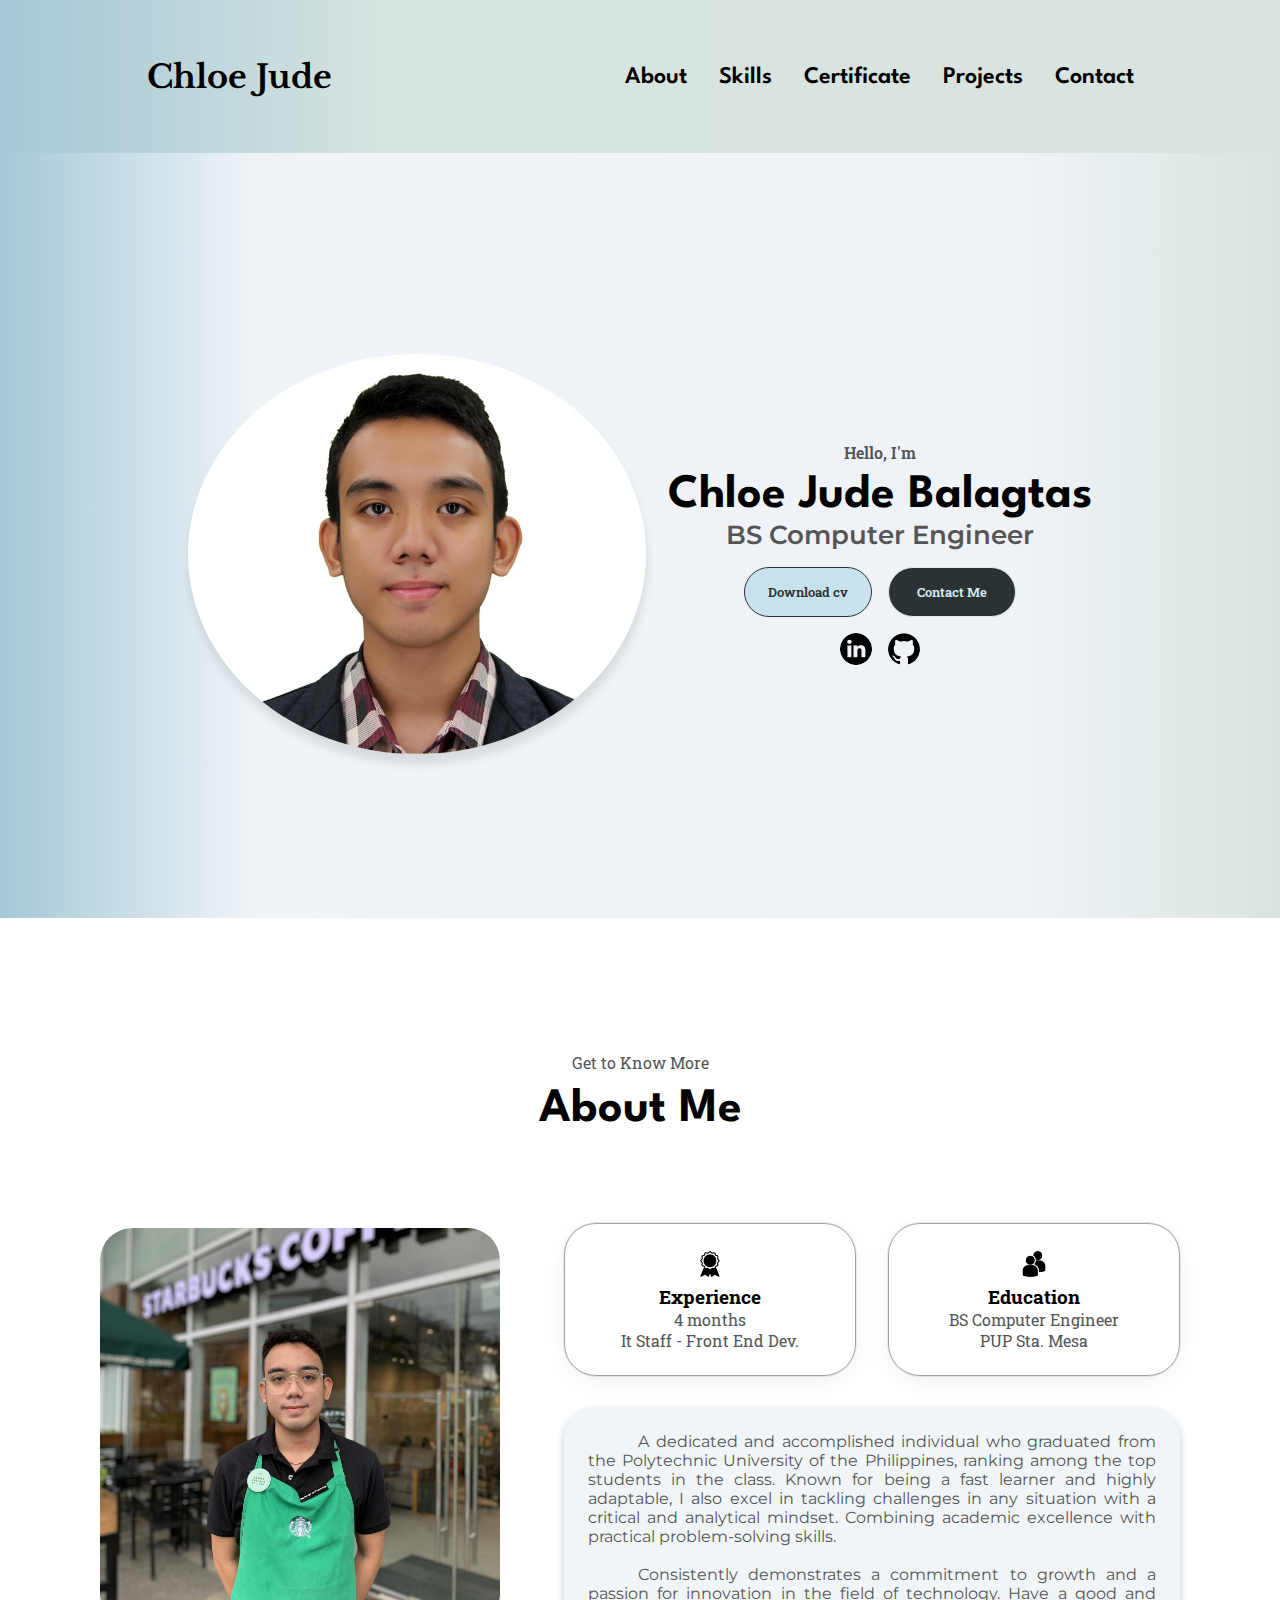
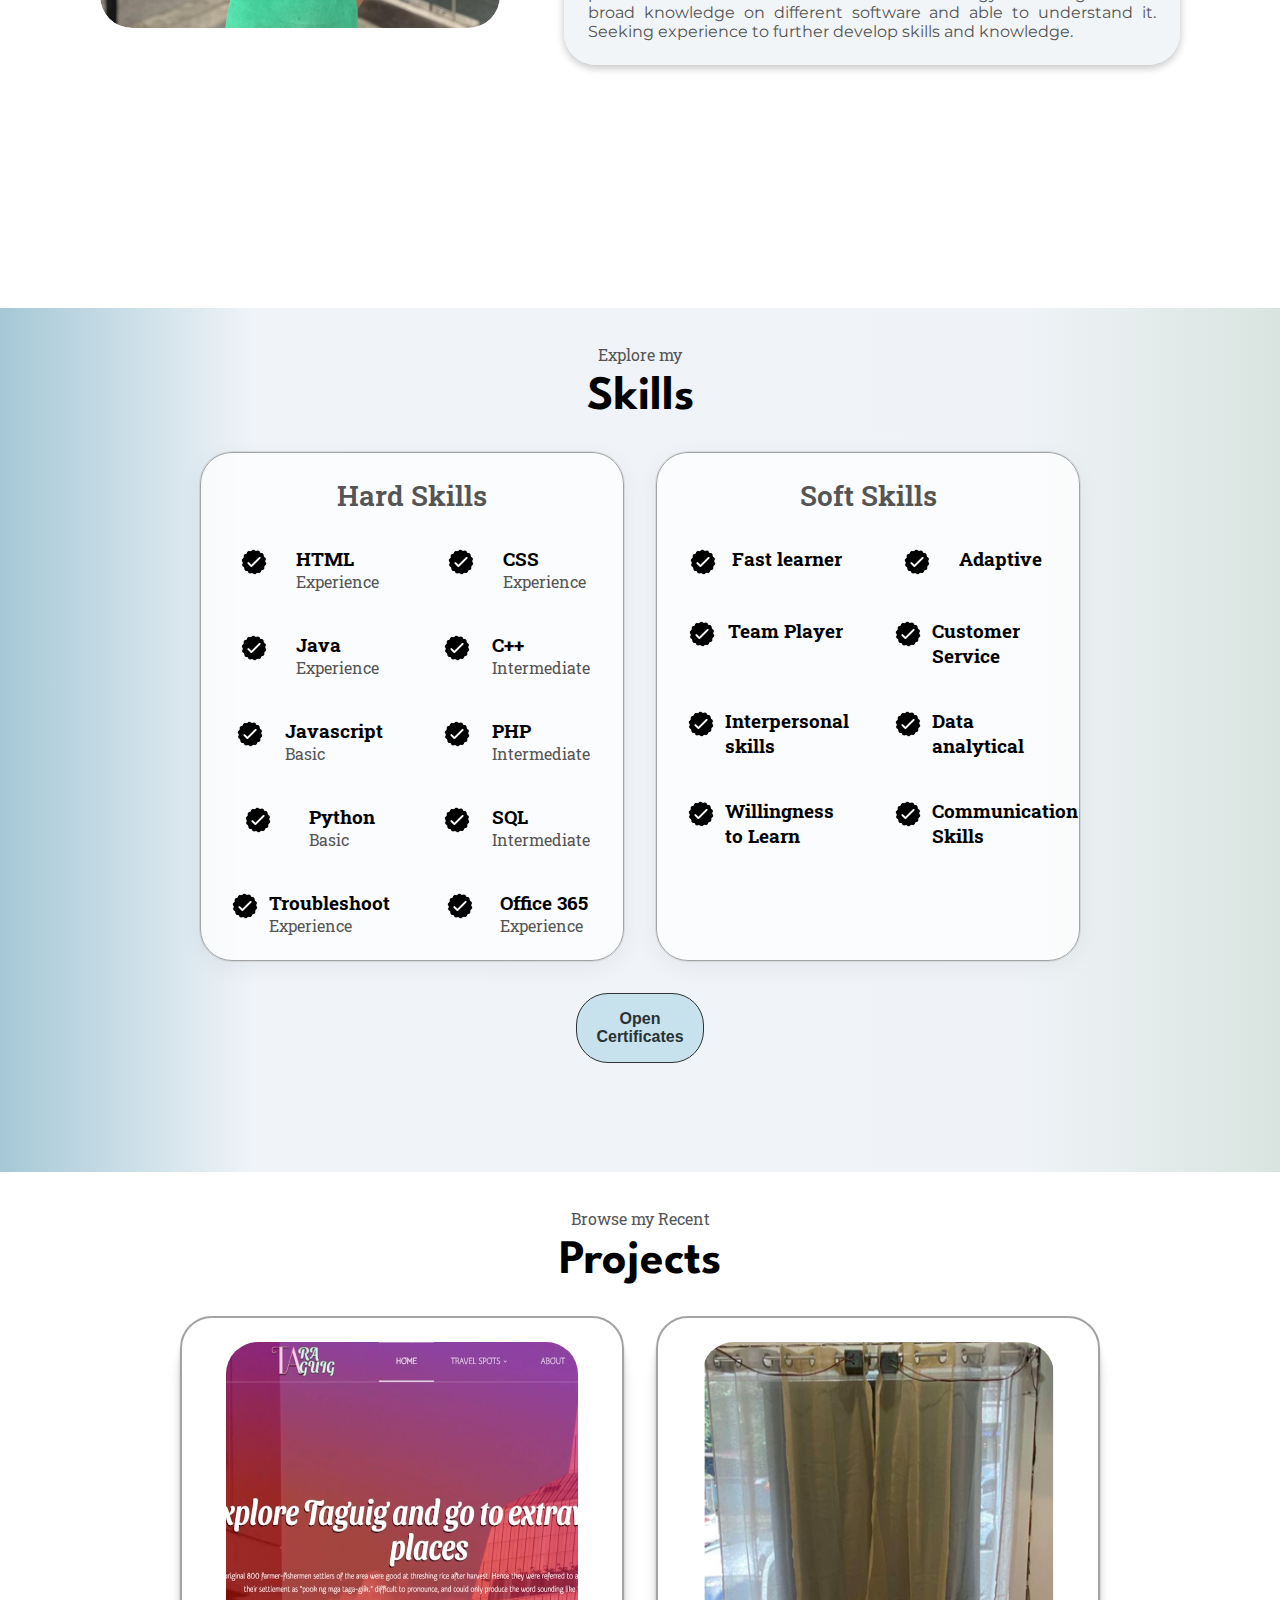
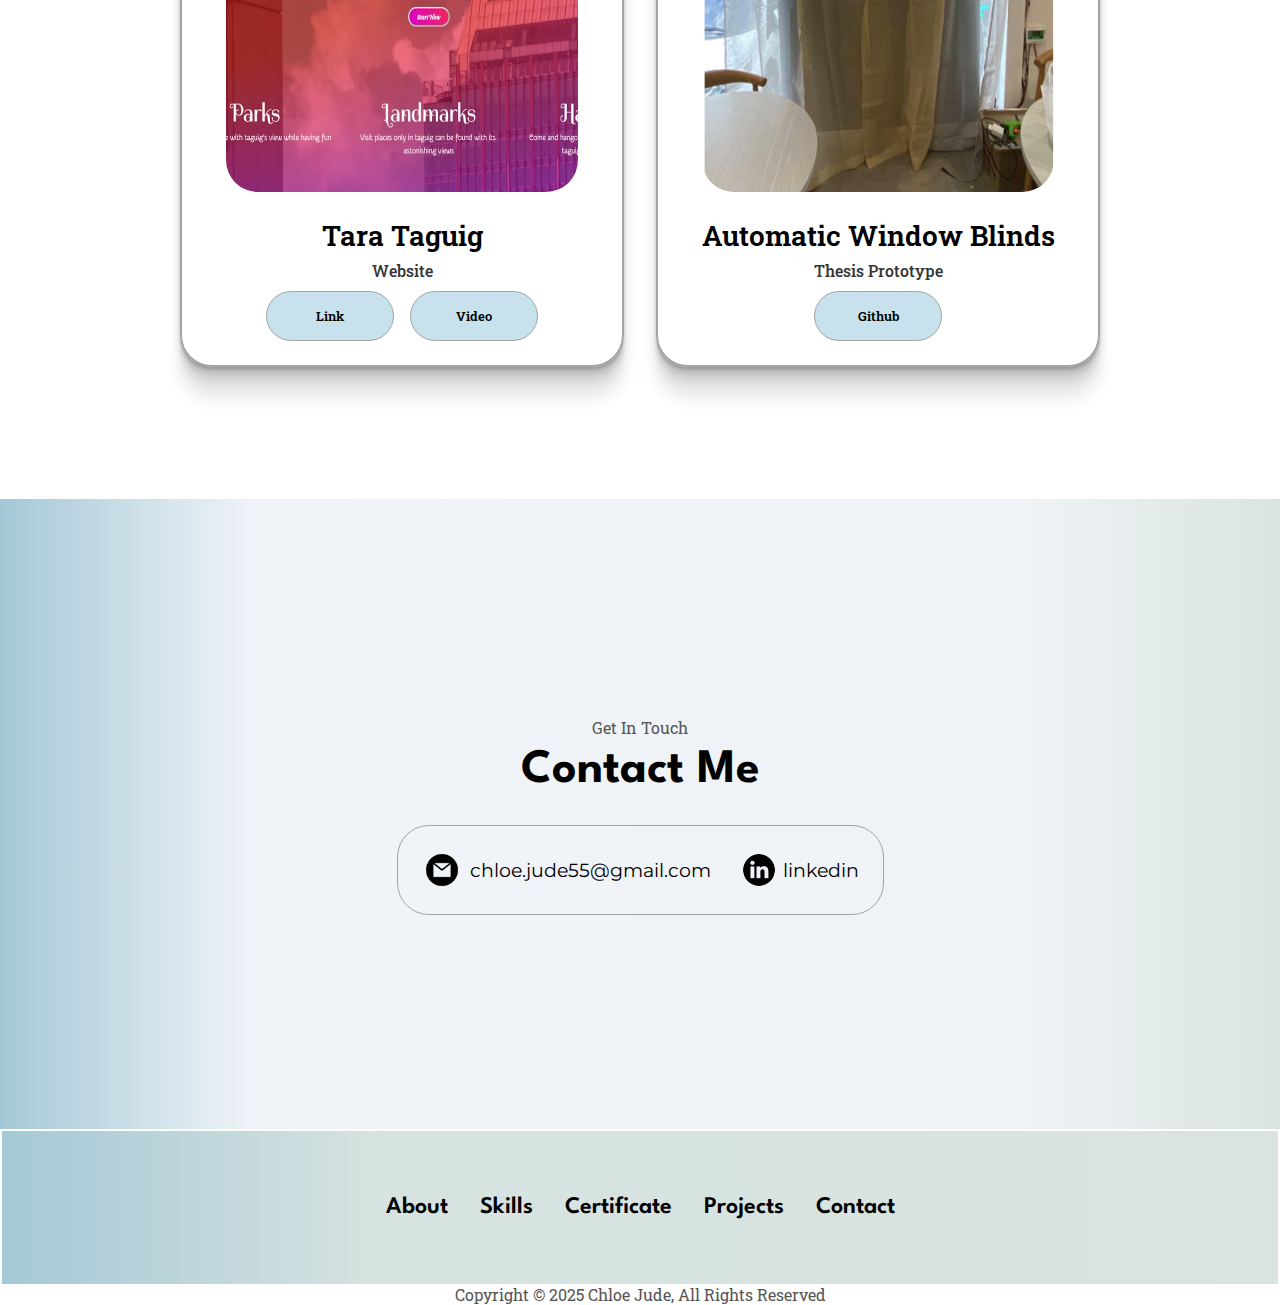
<file: index.html>
<!DOCTYPE html>
<html lang="en">
<head>
    <meta charset="UTF-8">
    <meta name="viewport" content="width=device-width, initial-scale=1.0">
    <title>My Porfolio</title>
    <link rel="stylesheet" href="style.css">
    <link rel="stylesheet" href="mediaqueries.css">
</head>
<body>
    <nav id="desktop-nav">
        <div class="logo">Chloe Jude</div> 
        <div>
            <ul class="nav-links">
                <li><a href="#about">About</a></li>   
                <li><a href="#experience">Skills</a></li>
                <li><a href="Certificate.html">Certificate</a></li>    
                <li><a href="#projects">Projects</a></li>   
                <li><a href="#contact">Contact</a></li>
                 
            </ul>
        </div>
        </nav>
    <nav id="hamburger-nav">
        <div class="logo">Chloe Jude</div>
        <div class="hamburger-menu">
            <div class="hamburger-icon" onclick="toggleMenu()">
                <span></span>
                <span></span>
                <span></span>
            </div>
            <div class="menu-links">
                <li><a href="#about" onclick="toggleMenu()">About</a></li>   
                <li><a href="#experience" onclick="toggleMenu()">Experience</a></li>   
                <li><a href="#projects" onclick="toggleMenu()">Projects</a></li>   
                <li><a href="#contact" onclick="toggleMenu()">Contact</a></li>   
            </div>
        </div>
        </nav>
    <section id="profile">
        <div class="section__pic-container">
            <img src="./assets/judedp.jpg" alt="chloe jude dp" class="display-pic-1"> 
        </div>
        <div class="section__text">
            <p class="section__text_p1">Hello, I'm</p>
            <h1 class="title"> Chloe Jude Balagtas</h1>
            <p class="section__text_p2"> BS Computer Engineer</p>
            <div class="btn-container">
                <button class="btn btn-color-2" onclick="window.open('./assets/Chloe Jude Balagtas-CV.pdf')">
                    Download cv
                </button>
                <button class="btn btn-color-1" onclick="location.href='./#contact'">
                    Contact Me
                </button>
            </div>
            <div id="social-container">
                <img src="./assets/linkedin.png" alt="My linkedin" class="icon icon-profile" onclick="window.open('https://www.linkedin.com/in/balagtas-chloe-jude-g-3560a82b4/ ')">
                <img src="./assets/github.png" alt="My github" class="icon icon-profile" onclick="window.open('https://github.com/davidsalon55')">
            </div>
        </div>

        </section>
    <section id="about" class="parallax">
        <p class="section__text_p1">Get to Know More</p>
        <h1 class="title about-title">About Me</h1>
        <div class="section-container about-margin-left">
            <div class="section__pic-container image-wrapper shine">
                <img src="./assets/aboutdp.jpg" alt="about me pic" class="about-pic">
             </div>
        <div class="about-details-container">
            <div class="about-containers">
                <div class="details-container">
                    <img src="./assets/experience.png" class="icon">
                    <h3>Experience</h3>
                    <p class="about-font">4 months  <br> It Staff - Front End Dev.</p>
                </div>
                <div class="details-container">
                    <img src="./assets/education.png" class="icon">
                    <h3>Education</h3>
                    <p>BS Computer Engineer <br> PUP Sta. Mesa</p>
                </div>
            </div>
            <div class="text-container details-container-text">
                <p  style="text-indent: 50px;">A dedicated and accomplished individual who graduated from the Polytechnic University of the Philippines, ranking among the top students in the class. Known for being a fast learner and highly adaptable, I also excel in tackling challenges in any situation with a critical and analytical mindset. Combining academic excellence with practical problem-solving skills. </p> <br><p  style="text-indent: 50px;"> Consistently demonstrates a commitment to growth and a passion for innovation in the field of technology. Have a good and broad knowledge on different software and able to understand it. Seeking experience to further develop skills and knowledge.</p>
            </div>
        </div>
        </div>

        </section>
    <section id="experience">
        <p class="section__text_p1">Explore my</p>
        <h1 class="title">Skills</h1>
        <div class="experience-details-container">
            <div class="about-containers">
                <div class="details-container skill-container">
                    <h2 class="experience-sub-title">Hard Skills</h2>
                    <div class="article-container">
                        <article>
                            <img src="./assets/checkmark.png" alt="exp icon" class="icon">
                            <div>
                                <h3> HTML</h3>
                                <p> Experience</p>
                            </div>
                        </article>
                        <article>
                            <img src="./assets/checkmark.png" alt="exp icon" class="icon">
                            <div>
                                <h3> CSS</h3>
                                <p> Experience</p>
                            </div>
                        </article>
                        <article>
                            <img src="./assets/checkmark.png" alt="exp icon" class="icon">
                            <div>
                                <h3> Java</h3>
                                <p> Experience</p>
                            </div>
                        </article>
                        <article>
                            <img src="./assets/checkmark.png" alt="exp icon" class="icon">
                            <div>
                                <h3> C++</h3>
                                <p> Intermediate</p>
                            </div>
                        </article>
                        <article>
                            <img src="./assets/checkmark.png" alt="exp icon" class="icon">
                            <div>
                                <h3> Javascript</h3>
                                <p> Basic</p>
                            </div>
                        </article>
                        <article>
                            <img src="./assets/checkmark.png" alt="exp icon" class="icon">
                            <div>
                                <h3> PHP</h3>
                                <p> Intermediate</p>
                            </div>
                        </article>
                        <article>
                            <img src="./assets/checkmark.png" alt="exp icon" class="icon">
                            <div>
                                <h3>Python</h3>
                                <p> Basic</p>
                            </div>
                        </article>
                        <article>
                            <img src="./assets/checkmark.png" alt="exp icon" class="icon">
                            <div>
                                <h3> SQL</h3>
                                <p> Intermediate</p>
                            </div>
                        </article>
                        <article>
                            <img src="./assets/checkmark.png" alt="exp icon" class="icon">
                            <div>
                                <h3> Troubleshoot</h3>
                                <p> Experience</p>
                            </div>
                        </article>
                        <article>
                            <img src="./assets/checkmark.png" alt="exp icon" class="icon">
                            <div>
                                <h3> Office 365</h3>
                                <p> Experience</p>
                            </div>
                        </article>
                    </div>
                </div>
                <div class="details-container skill-container">
                    <h2 class="experience-sub-title">Soft Skills</h2>
                    <div class="article-container">
                        <article>
                            <img src="./assets/checkmark.png" alt="exp icon" class="icon">
                            <div>
                                <h3> Fast learner</h3>
                            </div>
                        </article>
                        <article>
                            <img src="./assets/checkmark.png" alt="exp icon" class="icon">
                            <div>
                                <h3>Adaptive</h3>
                            </div>
                        </article>
                        <article>
                            <img src="./assets/checkmark.png" alt="exp icon" class="icon">
                            <div>
                                <h3> Team Player</h3>
                            </div>
                        </article>
                        <article>
                            <img src="./assets/checkmark.png" alt="exp icon" class="icon">
                            <div>
                                <h3> Customer Service</h3>
                            </div>
                        </article>
                        <article>
                            <img src="./assets/checkmark.png" alt="exp icon" class="icon">
                            <div>
                                <h3> Interpersonal skills</h3>
                            </div>
                        </article>
                        <article>
                            <img src="./assets/checkmark.png" alt="exp icon" class="icon">
                            <div>
                                <h3> Data analytical</h3>
                            </div>
                        </article>
                        <article>
                            <img src="./assets/checkmark.png" alt="exp icon" class="icon">
                            <div>
                                <h3> Willingness to Learn</h3>
                            </div>
                        </article>
                        <article>
                            <img src="./assets/checkmark.png" alt="exp icon" class="icon">
                            <div>
                                <h3> Communication Skills</h3>
                            </div>
                        </article>
                    </div>
                </div>
            </div>
        </div>
        <div class="btn-container-2">
            <button class="btn btn-color-3 btn-skill" onclick="location.href='Certificate.html'">
                Open Certificates
            </button>
        </div>
        </section>
    <section id="projects">
        <p class="section__text_p1"> Browse my Recent </p>
        <h1 class="title">Projects</h1>
        <div class="experience-details-container">
            <div class="about-containers">
            <div class="details-container-2 color-container">
                <div class="article-container-2">
                    <img src="./assets/tara-taguig.PNG" alt="project-1" class="project-img">
                </div>
                <h2 class="experience-sub-title project-title"> Tara Taguig</h2>
                <h4> Website</h4>
                <div class="btn-container">
                    <button class="btn btn-color-2 project-btn" onclick="window.open('https://chloejude55.wixsite.com/personal-porfolio')"> Link </button>
                    <button class="btn btn-color-2 project-btn" onclick="window.open('./assets/ojtProject.mp4')"> Video </button>
                    
                </div>
            </div>
            <div class="details-container-2 color-container">
                <div class="article-container-2">
                    <img src="./assets/thesis.PNG" alt="project-2" class="project-img">
                </div>
                <h2 class="experience-sub-title project-title"> Automatic Window Blinds</h2>
                <h4> Thesis Prototype</h4>
                <div class="btn-container">
                    <button class="btn btn-color-2 project-btn" onclick="window.open('https://github.com/davidsalon55/Automatic-Window-Blinds')"> Github </button>
                    
                </div>
            </div>
            <!-- <div class="details-container-2 color-container">
                <div class="article-container">
                    <img src="./assets/project-3.png" alt="project-3" class="project-img">
                </div>
                <h2 class="experience-sub-title project-title"> Project three</h2>
                <div class="btn-container">
                    <button class="btn btn-color-2 project-btn" onclick="window.open('https://github.com/davidsalon55')"> Github </button>
                    <button class="btn btn-color-2 project-btn" onclick="window.open('https://github.com/davidsalon55')"> Live Demo </button>
                </div>
            </div> -->
            </div>
        </div>
        
        </section>

    <section id="contact"> 
        <p class="section__text_p1">Get In Touch</p>
        <h1 class="title">Contact Me</h1>
        <div class="contact-info-upper-container">
            <div class="contact-info-container ">
                <img src="./assets/email.png" alt="email icon" class="icon contact-icon email-icon">
                <p><a href="mailto:chloe.jude55@gmail.com">chloe.jude55@gmail.com</a></p>
            </div>
            <div class="contact-info-container">
                <img src="./assets/linkedin.png" alt="linkedin icon" class="icon contact-icon">
                <p class="conc"><a onclick="window.open('https://www.linkedin.com/in/balagtas-chloe-jude-g-3560a82b4/')">linkedin</a></p>
            </div>
         </div>
        </section>
    <footer>
        <nav>
            <div class="nav-links-container">
                <ul class="nav-links">
                    <li><a href="#about">About</a></li>   
                    <li><a href="#experience">Skills</a></li>
                    <li><a href="Certificate.html">Certificate</a></li>   
                    <li><a href="#projects">Projects</a></li>   
                    <li><a href="#contact">Contact</a></li>
                    
                </ul>
            </div>
        </nav>
        <p>Copyright &#169; 2025 Chloe Jude, All Rights Reserved</p>
    </footer>

    <script src="script.js"></script>
</body>
</html>
</file>
<file: style.css>
/*General*/
@import url('https://fonts.googleapis.com/css2?family=League+Spartan:wght@100..900&family=Libre+Baskerville:wght@700&family=Montserrat:ital,wght@0,100..900;1,100..900&family=Roboto+Slab:wght@100..900&display=swap');*
{
    margin: 0;
    padding: 0;
}

body{
    font-family: "Roboto Slab", sans-serif;
}

html{
    scroll-behavior: smooth;
}

p {
    color: rgb(85, 85, 85);
}

/*transition*/
a,
a.btn{
    transition: all 300ms ease;
}

/*Desktop nav*/
 
nav,
.nav-links{
    display: flex;
    font-family: "League Spartan", serif;
    font-optical-sizing: auto;
    font-weight: 600;
    font-style: normal;
}

nav{
    justify-content: space-around;
    align-items: center;
    height: 17vh;
    background: rgb(165,200,214);
    background: linear-gradient(90deg, rgba(165,200,214,1) 0%, rgba(215,227,224,1) 30%, rgba(217,228,224,1) 97%);
    
}

.nav-links{
    gap: 2rem;
    list-style: none;
    font-size: 1.5rem;
}

a{
    color: black;
    text-decoration: none;
    text-decoration-color:rgb(181,181,181);
}

a:hover{
    color: rgb(63, 78, 79);
    text-decoration: underline;
    text-underline-offset: 1rem;
    text-decoration-color: rgb(63, 78, 79);
}

.logo{
    font-family: "Libre Baskerville", serif;;
    font-optical-sizing: auto;
    font-weight: 700;
    font-size: 2rem;
}

.logo:hover{
    cursor: default;
}

/*Hamburger Menu*/

#hamburger-nav{
    display: none;
    border: none;
}

.hamburger-menu{
    position: relative;
    display: inline-block;
    
}

.hamburger-icon{
    display: flex;
    flex-direction: column;
    justify-content: space-between;
    height: 24px;
    width: 30px;
    cursor: pointer;
}

.hamburger-icon span{
    width: 100%;
    height: 2px;
    background-color: black;
    transition: all 0.3 ease-in-out;
}

.menu-links {
    position: absolute;
    top: 100%;
    right: 0;
    background-color: white;
    width: fit-content;
    max-height: 0;
    overflow: hidden;
    transition: all 0.3 ease-in-out;
    background: rgb(217,228,224);
}

.menu-links a {
    display: block;
    padding: 10px;
    text-align: center;
    font-size: 1.5rem;
    color: black;
    text-decoration: none;
    transition: all 0.3 ease-in-out;
}

.menu-links li{
    list-style: none;
}

.menu-links.open {
    max-height: 300px;
}

.hamburger-icon.open span:first-child{
    transform: rotate(45deg) translate(10px, 5px);
}
.hamburger-icon.open span:nth-child(2){
    opacity: 0;
}
.hamburger-icon.open span:last-child{
    transform: rotate(-45deg) translate(10px, -5px);
}

.hamburger-icon span:first-child{
    transform: none;
}
.hamburger-icon span:first-child{
    opacity: 1;
}
.hamburger-icon span:first-child{
    transform: none;
}

/*Sections*/

section{
    padding-top: 4vh;
    height: 96vh;
    margin: 0 10rem;
    box-sizing: border-box;
    min-height: fit-content;
}

.section-container{
    display: flex;
}

/* Profile Section*/

#profile{
    display: flex;
    justify-content: center;
    height: 85vh;
    gap: 5rem;
    background: rgb(165,200,214);
    background: linear-gradient(90deg, rgba(165,200,214,1) 0%, rgba(240,244,248,1) 20%, rgba(239,243,247,1) 80%, rgba(217,228,224,1) 100%);
    width: 100%;
    margin-left: 0;
}

.section__pic-container{
    display: flex;
    height: 400px;
    width: 400px;
    margin: auto 0;
}

.section__text{
    align-self: center ;
    text-align: center;
}

.section__text p{
    font-weight: 600;
}

.section__text_p1{
    text-align: center;
    font-family: "Roboto Slab", serif;
    font-optical-sizing: auto;
}

.section__text_p2{
    font-family: "Montserrat", serif;
    font-optical-sizing: auto;
    font-style: normal;
    font-size: 1.65rem;
    margin-bottom: 1rem;
}

.title{
    font-family: "League Spartan", serif;
    margin-top: 10px;
    font-weight: 650;
    font-size: 3rem;
    text-align: center;
}
.display-pic-1{
    border-radius: 50%;
    box-shadow: 1px 10px 10px rgba(0, 0, 0, 0.1);
    

}

#social-container{
    display: flex;
    justify-content: center;
    margin-top: 1rem;
    gap: 1rem;
}

/*Icon*/

.icon{
    cursor: pointer;
    height: 2rem;
    border-radius: 2rem;
}
.icon-profile{
    transition: box-shadow 0.15s;
}
.icon-profile:hover{
    box-shadow: 4px 5px 3px rgba(0, 0, 0, 0.35);
    
}

/*buttons*/

.btn-container{
    display: flex;
    justify-content: center;
    gap: 1rem;
}
.btn-container-2{
    gap: 2rem;
    padding-bottom: 2rem;
    text-align: center;
    width: 100%;
}
.btn-color-3{
    background: rgb(199, 226, 237);
    border: rgb(42, 50, 51) 0.1rem solid;
    color: rgb(42, 50, 51);
    padding: 15px 32px;
    text-align: center;
    text-decoration: none;
    display: inline-block;
    font-size: 16px;
    cursor: pointer;
}
.btn-color-3:hover{
    background: rgb(42, 50, 51);
    border: rgb(221, 234, 240) 0.1rem solid;
    color: white;
box-shadow: rgba(0, 0, 0, 0.15) 0px 3px 3px 0px;}

.btn{
    font-weight: 600;
    transition: all 300ms ease;
    padding: 1rem;
    width: 8rem;
    border-radius: 2rem;
}

.btn-color-1, .btn-color-2{
    transition: background 0.50s;
    font-family: "Roboto Slab", serif;
    font-optical-sizing: auto;
    font-size: 0.8rem;
}

.btn-color-1:hover, .btn-color-2:hover{
    cursor: pointer;
    box-shadow: 10px 10px 10px rgba(0, 0, 0, 0.25);
}

.btn-color-2{
    background: rgb(199, 226, 237);
    border: rgb(42, 50, 51) 0.1rem solid;
    color: rgb(42, 50, 51);
}
.btn-color-1{
    background: rgb(42, 50, 51);
    border: rgb(221, 234, 240) 0.1rem solid;
    color: rgb(221, 234, 240);
}
.btn-color-2:hover{
    background: rgb(42, 50, 51);
    border: rgb(221, 234, 240) 0.1rem solid;
    color: rgb(221, 234, 240);
}
.btn-color-1:hover{
    background: rgb(17, 18, 18);
    border: rgb(221, 234, 240) 0.1rem solid;
    color: rgb(221, 234, 240);
}


.btn-container{
    gap: 1rem;
}

/*ABout Section*/

#about{
    position: relative; 
}
.about-title{

    margin-top: -50px;
    margin-bottom: -150px;
}
.parallax{
    display: flex;
    min-height: 110vh;
    flex-direction: column;
    align-items: center;
    justify-content: center;
  
    /*  this is where the magic happens:  */
    background-attachment: fixed;
  
    background-image: url(./assets/parallax-1.png);
    background-repeat: no-repeat;
    background-position: center;
    background-size: cover;
    

    color: var(--color);
    row-gap: 4rem;
  
    text-align: center;  
    min-width: 100%;
    margin-left: 0;
    padding-left: 100px;
    padding-right: 100px;
    
}

.about-containers{
    gap: 2rem;
    margin-bottom: 2rem;
    margin-top: 2rem;
}

.about-details-container{
    justify-content: center;
    flex-direction: column;
    
}

.about-containers, .about-details-container{
    display: flex;
}

.about-pic{
    border-radius: 2rem;
    box-shadow: 10px 15px 25px 0 rgba(0,0,0,.2);
    display: block;
    transition: all 1s cubic-bezier(0.645, 0.045, 0.355, 1);
    -webkit-mask-image: linear-gradient(45deg,#000 25%,rgba(0,0,0,.2) 50%,#000 55%);
    mask-image: linear-gradient(45deg,#000 25%,rgba(0,0,0,.2) 50%,#000 75%);
    -webkit-mask-size: 800%;
    mask-size: 800%;
    -webkit-mask-position: 0;
    mask-position: 0;
}
.about-pic:hover {
    box-shadow: 1px 1px 10px 0 rgba(0,0,0,.1);
    transition: mask-position 1.15s ease,-webkit-mask-position 1.15s ease;
    -webkit-mask-position: 120%;
    mask-position: 120%;
    opacity: 1;
}

.details-container{
    padding: 1.5rem;
    flex: 1;
    background: rgba(255, 255, 255, 0.75);
    border-radius: 2rem;
   border: rgb(217, 228, 224) 0.1rem solid;
    border-color: rgb(163, 163, 163);
    text-align: center;
    box-shadow: rgba(0, 0, 0, 0.05) 0px 6px 24px 0px, rgba(0, 0, 0, 0.08) 0px 0px 0px 1px;
}
.details-container-2{
    padding: 1.5rem;
    flex: 1;
    background: rgba(255, 255, 255, 0.3);
    border-radius: 2rem;
   border: rgb(12, 13, 13) 0.15rem solid;
    border-color: rgb(163, 163, 163);
    text-align: center;
    box-shadow: rgba(0, 0, 0, 0.09) 0px 2px 1px, rgba(0, 0, 0, 0.09) 0px 4px 2px, rgba(0, 0, 0, 0.09) 0px 8px 4px, rgba(0, 0, 0, 0.09) 0px 16px 8px, rgba(0, 0, 0, 0.09) 0px 32px 16px;
}
.details-container-text{
    padding: 1.5rem;

    background: rgba(240, 244, 248, 0.95);
    border-radius: 2rem;
    border-color: rgb(163, 163, 163);
    box-shadow: rgba(0, 0, 0, 0.24) 0px 3px 8px;
    
}

.section-container{
    gap: 4rem;
    height: 80%;
}

.section__pic-container{
    height: 400px;
    width: 400px;
    margin: auto o;
}
.about-font{
    font-family: "Roboto Slab", serif;
    font-optical-sizing: auto;
}
.text-container{
    font-family: "Montserrat", serif;
    font-optical-sizing: auto;
    font-style: normal;
    text-align: justify;
    text-justify: inter-word;
}

/*Experience Section*/

#experience{
    position: relative;
    background: rgb(165,200,214);
    background: linear-gradient(90deg, rgba(165,200,214,1) 0%, rgba(240,244,248,1) 20%, rgba(239,243,247,1) 80%, rgba(217,228,224,1) 100%);
    width: 100%;
    margin-left: 0;
    padding-left: 200px;
    padding-right: 200px;
    
}

.experience-sub-title{
    color: rgb(85, 85, 85);
    font-weight: 600;
    font-size: 1.75rem;
    margin-bottom: 2rem;
}

.experience-details-container{
    display: flex;
    justify-content: center;
    flex-direction: column;
}

.article-container{
    display: flex;
    text-align: initial;
    flex-wrap: wrap;
    flex-direction: row;
    gap: 2.5rem;
    justify-content: space-around;

}
.article-container-2{
    display: flex;
    text-align: initial;
    flex-wrap: wrap;
    flex-direction: row;
    gap: 2.5rem;
    justify-content: space-around;
    height: 500px ;

}

article{
    display: flex;
    width: 10rem;
    justify-content: space-around;
    gap: 0.5rem;
}

article .icon{
    cursor: default;
}

/*Projects section*/
h4 {
    margin-top: -10px;
    margin-bottom: 10px;
    font-size: 16px;
    color: rgb(53, 53, 53);
    font-weight: 500;
}
#projects{
    position: relative;
    background-image: url(./assets/background-pic.png);
    background-position: bottom;
    width: 100%;
    margin-left: 0;
    background-attachment: fixed;
    background-repeat: no-repeat;
    background-size: cover;
    padding-left: 180px;
    padding-right: 180px;
    padding-bottom: 100px;
}

.color-container{
    border-color: rgb(163, 163, 163);
}

.project-img{
    border-radius: 2rem;
    width: 90%;
    height: 90%;
}

.project-title{
    margin: 1rem;
    color: black;
    font-family: "Roboto Slab", serif;
    font-optical-sizing: auto;
    margin-top: -25px;
}
.project-title-2{
    margin: 1rem;
    color: black;
    font-family: "Roboto Slab", serif;
    font-optical-sizing: auto;
    margin-top: 6px;
}

.project-btn{
    color: black;
    border-color: rgb(163, 163, 163);
}
.zoom {
    padding: 20px;
    transition: transform .2s; /* Animation */
    width: 200px;
    height: 200px;
    margin: 0 auto;
  }
  
  .zoom:hover {
    transform: scale(1.3); /* (150% zoom - Note: if the zoom is too large, it will go outside of the viewport) */
    padding: 0;
    padding-bottom: 25px;
    box-shadow: rgba(0, 0, 0, 0.1) 0px 4px 6px -1px, rgba(0, 0, 0, 0.06) 0px 2px 4px -1px;  }
/*Contact section*/

#contact{
    display: flex;
    justify-content: center;
    flex-direction: column;
    height: 70vh;
    background: rgb(165,200,214);
    background: linear-gradient(90deg, rgba(165,200,214,1) 0%, rgba(240,244,248,1) 20%, rgba(239,243,247,1) 80%, rgba(217,228,224,1) 100%);
    width: 100%;
    margin-left: 0;
    padding-left: 15px;
    padding-right: 15px;
}

.contact-info-upper-container{
    display: flex;
    justify-content: center;
    border-radius: 2rem;
    border: rgb(53, 53, 53) 0.1rem solid;
    border-color: rgb(163, 163, 163);
    background: (250, 250, 250) ;
    margin: 2rem auto;
    padding: 0.5rem;
}

.contact-info-container{
    display: flex;
    align-items: center;
    justify-content: center;
    gap: 0.5rem;
    margin: 1rem;
    font-family: "Montserrat", serif;
    font-optical-sizing: auto;
}

.contact-info-container p{
    font-size: larger;
}

.contact-icon{
    cursor: default;
}

.email-icon{
    height: 2.5rem;
}
.conc{
    cursor: pointer;
}

/* Certificate section */
#Certificate{
    position: relative;
    background-image: url(./assets/bg-2.jpg);
    background-position: bottom;
    width: 100%;
    margin-left: 0;
    background-attachment: fixed;
    background-repeat: no-repeat;
    background-size: cover;
    padding-left: 180px;
    padding-right: 180px;
    padding-bottom: 100px;
}

/*Footer Section*/

footer{
    height: 13ch;
    margin: 0.1rem;
}

footer p{
    text-align: center;
}
</file>
<file: mediaqueries.css>
@media screen and (max-width: 1400px) {
    .about-containers{
        flex-wrap: wrap;
    }
}
@media screen and (max-width: 1200px) {
    #profile{
        height: 83vh;
    }
    .about-containers{
        flex-wrap: wrap;
    }
}

@media screen and (max-width: 1200px) {
    #desktop-nav{
        display: none;
    }
    #hamburger-nav{
        display: flex;
    }
    #experience{
        margin-top: 0;
    }
    .experience-details-container{
        margin-top: 2rem;
    }
    #profile, .section-container{
        display: block;
    }
    section, .section-container{
        height: fit-content;
    }
    section{
        margin: 0.5%;
    }
    .section__pic-container{
        width: 275px;
        height: 275px;
        margin: 0 auto 2rem;  
    }
    .about-containers{
        margin-top: 0;
    }
    .parallax{
        padding-left: 10px;
        padding-right: 10px;
        background-size: 150vh auto;
    }
    .about-title{
        margin-top: -60px;
        margin-bottom: -40px;
    }
    .text-container{
        padding-bottom: 10px;
    }
    .skill-container{
        padding-right: 75px;
    }
}

@media screen and (max-width: 600px) {
    #contact, footer{
        height: 40vh;
    }
    #profile{
        height: 83vh;
        margin-bottom: 0;
    }
    article{
        font-size: 1rem;
    }
    footer nav{
        height: fit-content;
        margin-bottom: 1rem;
    }
    .about-containers, .contact-info-upper-container, .btn-container{
        flex-wrap: wrap;
    }
    .contact-info-container{
        margin: 0;
    }
    .contact-info-container p, .nav-links li a{
        font-size: 1rem;
    }
    .experience-sub-title{
        font-size: 1.25rem;
    }
    .logo{
        font-size: 1.5rem;
    }
    .nav-links{
        flex-direction: column;
        gap: 0.5rem;
        text-align: center;
    }
    .section__pic-container{
        width: auto;
        height: 46vw;
        justify-content: center;
    }
    .section__text_p2{
        font-size: 1.25rem;
    }
    .title{
        font-size: 2rem;
    }
    .text-container{
        text-align: justify;
    }
    #projects{
        padding-left: 15px;
        padding-right: 15px;
    }
    footer{
        height: 5ch;
        margin: 0.1rem;
        font-size: 15px;
    }
    .skill-container{
        padding-right: 100px;
        margin-left: -70px;
        margin-right: auto;

    }

}

@media screen and (max-width: 500px){
    .skill-container{
        margin-left: -75px;
        padding-right: 50px;

    }
    .btn-skill{
        margin-left: -35px;
    }
    .text-container{
        margin-bottom: 10px;
    }
    .project-img{
        height: auto;
        width: 300px;
        padding-bottom: 50px;
    }
}
</file>
